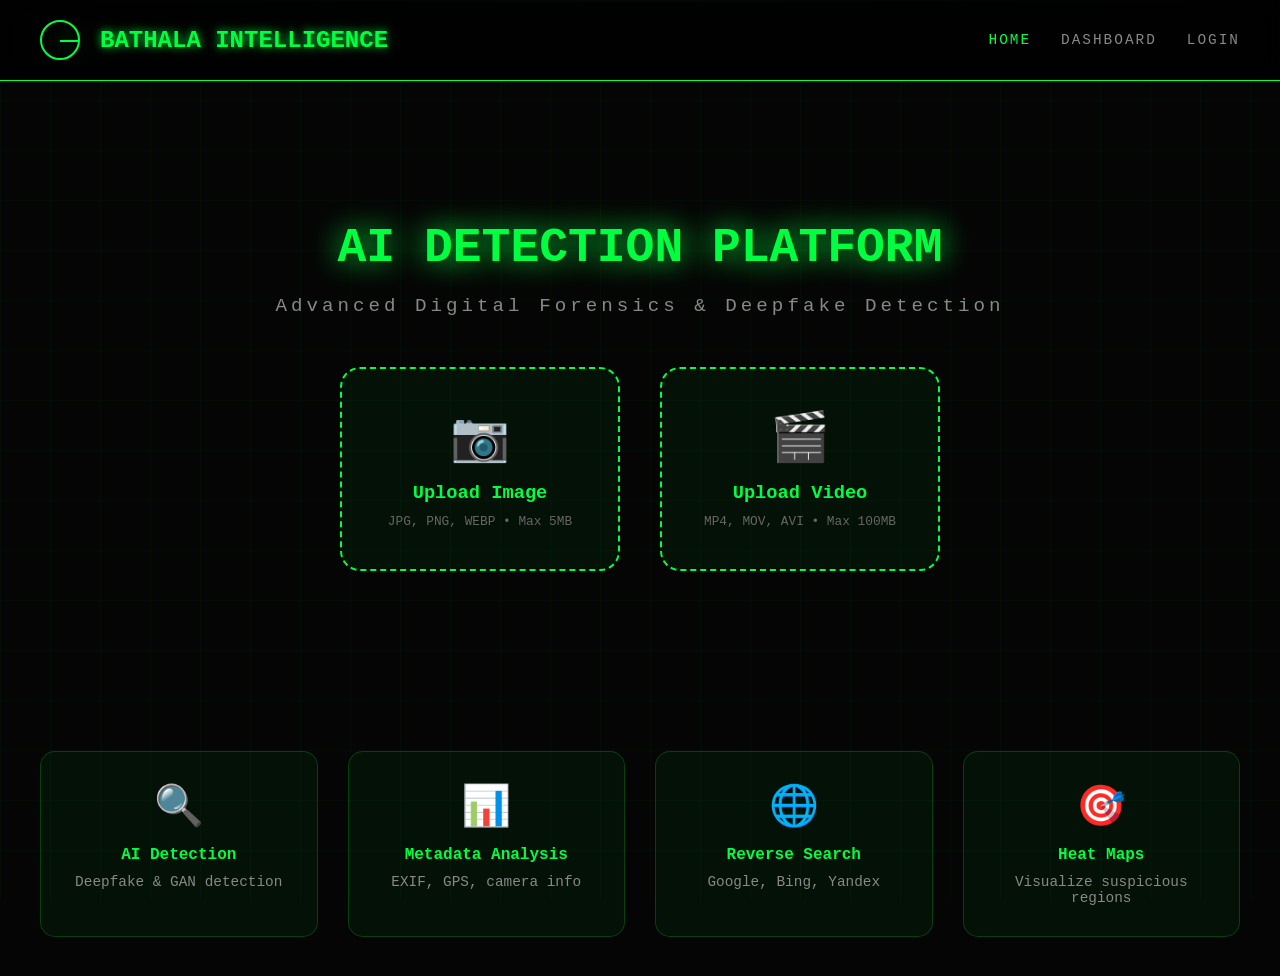
<file: index.html>
<!DOCTYPE html>
<html lang="en">
<head>
    <meta charset="UTF-8">
    <meta name="viewport" content="width=device-width, initial-scale=1.0">
    <title>Bathala Intelligence - AI Detection</title>
    <link rel="stylesheet" href="css/style.css">
</head>
<body>
    <div class="cyber-grid"></div>
    <div class="scan-line"></div>
    
    <header>
        <div class="logo-container">
            <div class="radar"></div>
            <h1 class="glitch">BATHALA INTELLIGENCE</h1>
        </div>
        <nav>
            <a href="index.html" class="active">Home</a>
            <a href="dashboard.html">Dashboard</a>
            <a href="login.html">Login</a>
        </nav>
    </header>

    <main>
        <section class="hero">
            <h2>AI DETECTION PLATFORM</h2>
            <p class="subtitle">Advanced Digital Forensics & Deepfake Detection</p>
            <div class="upload-section">
                <div class="upload-box" id="imageUpload">
                    <div class="upload-icon">📷</div>
                    <h3>Upload Image</h3>
                    <p>JPG, PNG, WEBP • Max 5MB</p>
                    <input type="file" accept=".jpg,.jpeg,.png,.webp" hidden>
                </div>
                <div class="upload-box" id="videoUpload">
                    <div class="upload-icon">🎬</div>
                    <h3>Upload Video</h3>
                    <p>MP4, MOV, AVI • Max 100MB</p>
                    <input type="file" accept=".mp4,.mov,.avi" hidden>
                </div>
            </div>
        </section>

        <section class="features">
            <div class="feature-grid">
                <div class="feature-card">
                    <div class="feature-icon">🔍</div>
                    <h4>AI Detection</h4>
                    <p>Deepfake & GAN detection</p>
                </div>
                <div class="feature-card">
                    <div class="feature-icon">📊</div>
                    <h4>Metadata Analysis</h4>
                    <p>EXIF, GPS, camera info</p>
                </div>
                <div class="feature-card">
                    <div class="feature-icon">🌐</div>
                    <h4>Reverse Search</h4>
                    <p>Google, Bing, Yandex</p>
                </div>
                <div class="feature-card">
                    <div class="feature-icon">🎯</div>
                    <h4>Heat Maps</h4>
                    <p>Visualize suspicious regions</p>
                </div>
            </div>
        </section>
    </main>
    <script src="js/dashboard.js"></script>
</body>
</html>
</file>
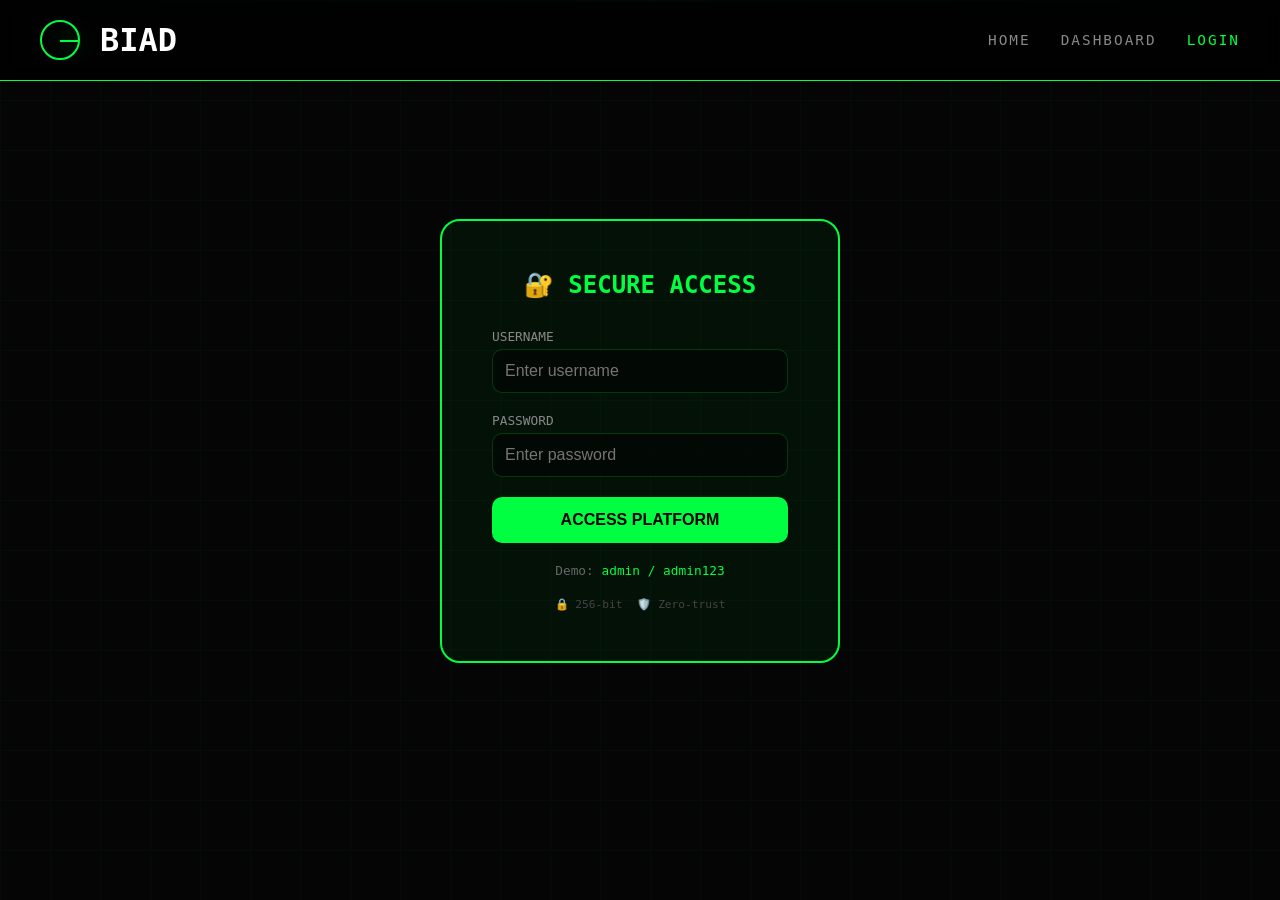
<file: login.html>
<!DOCTYPE html>
<html lang="en">
<head>
    <meta charset="UTF-8">
    <meta name="viewport" content="width=device-width, initial-scale=1.0">
    <title>BIAD - Login</title>
    <link rel="stylesheet" href="css/style.css">
    <style>
        .login-container {
            position: relative;
            z-index: 2;
            display: flex;
            justify-content: center;
            align-items: center;
            min-height: 80vh;
            padding: 20px;
        }
        .login-box {
            background: rgba(0, 255, 65, 0.05);
            border: 2px solid #00ff41;
            border-radius: 20px;
            padding: 50px;
            width: 100%;
            max-width: 400px;
        }
        .login-box h2 {
            color: #00ff41;
            font-family: 'Orbitron', monospace;
            text-align: center;
            margin-bottom: 30px;
        }
        .form-group {
            margin-bottom: 20px;
        }
        .form-group label {
            display: block;
            color: #888;
            margin-bottom: 5px;
            font-size: 0.8rem;
            text-transform: uppercase;
        }
        .form-group input {
            width: 100%;
            padding: 12px;
            background: rgba(0,0,0,0.5);
            border: 1px solid rgba(0,255,65,0.2);
            border-radius: 10px;
            color: #fff;
            font-size: 1rem;
        }
        .form-group input:focus {
            outline: none;
            border-color: #00ff41;
        }
        .login-btn {
            width: 100%;
            padding: 14px;
            background: #00ff41;
            color: #000;
            border: none;
            border-radius: 10px;
            font-weight: bold;
            font-size: 1rem;
            cursor: pointer;
            transition: 0.3s;
        }
        .login-btn:hover {
            background: #00ff88;
            box-shadow: 0 0 30px rgba(0,255,65,0.3);
        }
        .login-footer {
            text-align: center;
            margin-top: 20px;
            color: #666;
            font-size: 0.8rem;
        }
        .login-footer a {
            color: #00ff41;
            text-decoration: none;
        }
        .badge {
            display: flex;
            justify-content: center;
            gap: 15px;
            margin-top: 20px;
            color: #444;
            font-size: 0.7rem;
        }
    </style>
</head>
<body>
    <div class="cyber-grid"></div>
    <div class="scan-line"></div>
    
    <header>
        <div class="logo-container">
            <div class="radar"></div>
            <h1>BIAD</h1>
        </div>
        <nav>
            <a href="index.html">Home</a>
            <a href="dashboard.html">Dashboard</a>
            <a href="login.html" class="active">Login</a>
        </nav>
    </header>

    <div class="login-container">
        <div class="login-box">
            <h2>🔐 SECURE ACCESS</h2>
            <form id="loginForm">
                <div class="form-group">
                    <label>Username</label>
                    <input type="text" placeholder="Enter username" required>
                </div>
                <div class="form-group">
                    <label>Password</label>
                    <input type="password" placeholder="Enter password" required>
                </div>
                <button type="submit" class="login-btn">ACCESS PLATFORM</button>
            </form>
            <div class="login-footer">
                <p>Demo: <span style="color:#00ff41;">admin / admin123</span></p>
            </div>
            <div class="badge">
                <span>🔒 256-bit</span>
                <span>🛡️ Zero-trust</span>
            </div>
        </div>
    </div>

    <script>
        document.getElementById('loginForm').addEventListener('submit', function(e) {
            e.preventDefault();
            window.location.href = 'dashboard.html';
        });
    </script>
</body>
</html>
</file>
<file: css/style.css>
* {
    margin: 0;
    padding: 0;
    box-sizing: border-box;
}

@import url('https://fonts.googleapis.com/css2?family=Orbitron:wght@400;700;900&family=Share+Tech+Mono&display=swap');

:root {
    --primary: #00ff41;
    --secondary: #ff0040;
    --dark: #050505;
}

body {
    background: var(--dark);
    color: #fff;
    font-family: 'Share Tech Mono', monospace;
    min-height: 100vh;
    overflow-x: hidden;
}

.cyber-grid {
    position: fixed;
    top: 0;
    left: 0;
    width: 100%;
    height: 100%;
    background-image: 
        linear-gradient(rgba(0,255,65,0.03) 1px, transparent 1px),
        linear-gradient(90deg, rgba(0,255,65,0.03) 1px, transparent 1px);
    background-size: 50px 50px;
    z-index: 0;
    pointer-events: none;
}

.scan-line {
    position: fixed;
    top: 0;
    left: 0;
    width: 100%;
    height: 2px;
    background: linear-gradient(90deg, transparent, var(--primary), transparent);
    animation: scan 4s linear infinite;
    z-index: 1;
    opacity: 0.3;
}

@keyframes scan {
    0% { top: 0; opacity: 0; }
    10% { opacity: 0.3; }
    90% { opacity: 0.3; }
    100% { top: 100%; opacity: 0; }
}

header {
    position: relative;
    z-index: 2;
    display: flex;
    justify-content: space-between;
    align-items: center;
    padding: 20px 40px;
    border-bottom: 1px solid var(--primary);
    background: rgba(0,0,0,0.8);
    backdrop-filter: blur(10px);
    flex-wrap: wrap;
    gap: 15px;
}

.logo-container {
    display: flex;
    align-items: center;
    gap: 20px;
}

.radar {
    width: 40px;
    height: 40px;
    border: 2px solid var(--primary);
    border-radius: 50%;
    position: relative;
    animation: radarSpin 4s linear infinite;
}

.radar::after {
    content: '';
    position: absolute;
    top: 50%;
    left: 50%;
    width: 50%;
    height: 2px;
    background: var(--primary);
    transform-origin: left center;
    animation: radarSweep 2s linear infinite;
    box-shadow: 0 0 20px var(--primary);
}

@keyframes radarSpin {
    0% { transform: rotate(0deg); }
    100% { transform: rotate(360deg); }
}

@keyframes radarSweep {
    0% { transform: rotate(0deg); }
    100% { transform: rotate(360deg); }
}

.glitch {
    font-family: 'Orbitron', monospace;
    font-weight: 900;
    font-size: 1.5rem;
    color: var(--primary);
    text-shadow: 0 0 10px var(--primary);
}

nav {
    display: flex;
    gap: 30px;
    flex-wrap: wrap;
}

nav a {
    color: #888;
    text-decoration: none;
    font-size: 0.9rem;
    text-transform: uppercase;
    letter-spacing: 2px;
    transition: 0.3s;
}

nav a:hover, nav a.active {
    color: var(--primary);
}

.hero {
    position: relative;
    z-index: 2;
    padding: 60px 20px;
    text-align: center;
    min-height: 70vh;
    display: flex;
    flex-direction: column;
    justify-content: center;
    align-items: center;
}

.hero h2 {
    font-family: 'Orbitron', monospace;
    font-size: 3rem;
    color: var(--primary);
    text-shadow: 0 0 30px var(--primary);
    margin-bottom: 20px;
}

.subtitle {
    font-size: 1.2rem;
    color: #888;
    margin-bottom: 50px;
    letter-spacing: 4px;
}

.upload-section {
    display: flex;
    gap: 40px;
    justify-content: center;
    flex-wrap: wrap;
}

.upload-box {
    background: rgba(0,255,65,0.05);
    border: 2px dashed var(--primary);
    border-radius: 20px;
    padding: 40px;
    width: 280px;
    cursor: pointer;
    transition: 0.3s;
}

.upload-box:hover {
    background: rgba(0,255,65,0.1);
    transform: translateY(-10px);
    box-shadow: 0 10px 40px rgba(0,255,65,0.2);
}

.upload-icon {
    font-size: 3rem;
    margin-bottom: 15px;
}

.upload-box h3 {
    color: var(--primary);
    margin-bottom: 10px;
    font-family: 'Orbitron', monospace;
}

.upload-box p {
    color: #666;
    font-size: 0.8rem;
}

.features {
    position: relative;
    z-index: 2;
    padding: 40px 20px;
}

.feature-grid {
    display: grid;
    grid-template-columns: repeat(auto-fit, minmax(200px, 1fr));
    gap: 30px;
    max-width: 1200px;
    margin: 0 auto;
}

.feature-card {
    background: rgba(0,255,65,0.05);
    border: 1px solid rgba(0,255,65,0.2);
    border-radius: 15px;
    padding: 30px;
    text-align: center;
    transition: 0.3s;
}

.feature-card:hover {
    background: rgba(0,255,65,0.1);
    transform: translateY(-5px);
}

.feature-icon {
    font-size: 2.5rem;
    margin-bottom: 15px;
}

.feature-card h4 {
    color: var(--primary);
    margin-bottom: 10px;
    font-family: 'Orbitron', monospace;
}

.feature-card p {
    color: #888;
    font-size: 0.9rem;
}

.dashboard {
    position: relative;
    z-index: 2;
    padding: 20px;
}

.status-bar {
    display: grid;
    grid-template-columns: repeat(auto-fit, minmax(150px, 1fr));
    gap: 20px;
    margin-bottom: 30px;
    background: rgba(0,255,65,0.03);
    border: 1px solid rgba(0,255,65,0.1);
    border-radius: 15px;
    padding: 20px;
}

.status-item .label {
    color: #666;
    font-size: 0.7rem;
    text-transform: uppercase;
    letter-spacing: 2px;
}

.status-item .value {
    font-family: 'Orbitron', monospace;
    font-size: 1.5rem;
    color: var(--primary);
}

.status-item .value.online {
    animation: blink 1s infinite;
}

@keyframes blink {
    0%, 100% { opacity: 1; }
    50% { opacity: 0; }
}

.dashboard-grid {
    display: grid;
    grid-template-columns: 1fr 1fr;
    gap: 20px;
}

.panel {
    background: rgba(0,255,65,0.03);
    border: 1px solid rgba(0,255,65,0.1);
    border-radius: 15px;
    padding: 20px;
}

.panel-header {
    display: flex;
    justify-content: space-between;
    align-items: center;
    margin-bottom: 20px;
    border-bottom: 1px solid rgba(0,255,65,0.1);
    padding-bottom: 10px;
}

.panel-header h3 {
    color: var(--primary);
    font-family: 'Orbitron', monospace;
    font-size: 0.8rem;
    letter-spacing: 2px;
}

.scanning-indicator {
    width: 20px;
    height: 20px;
    border: 2px solid var(--primary);
    border-radius: 50%;
    animation: radarSpin 2s linear infinite;
}

.confidence-meter {
    margin: 15px 0;
}

.meter-bar {
    height: 20px;
    background: linear-gradient(90deg, var(--primary), #00ff88);
    border-radius: 10px;
    transition: width 1s ease;
}

.meter-bar.ai {
    background: linear-gradient(90deg, var(--secondary), #ff0040);
}

.meter-label {
    display: block;
    text-align: right;
    color: #888;
    font-size: 0.8rem;
    margin-top: 5px;
}

.heatmap-container {
    margin-top: 20px;
    width: 100%;
    height: 200px;
    background: rgba(0,0,0,0.5);
    border-radius: 10px;
    overflow: hidden;
}

#heatmap {
    width: 100%;
    height: 100%;
}

.metadata-grid {
    display: grid;
    grid-template-columns: 1fr 1fr;
    gap: 10px;
}

.metadata-item {
    background: rgba(0,0,0,0.3);
    padding: 10px;
    border-radius: 8px;
    border-left: 3px solid var(--primary);
}

.meta-key {
    display: block;
    color: #666;
    font-size: 0.6rem;
    text-transform: uppercase;
    letter-spacing: 1px;
}

.meta-value {
    display: block;
    color: #fff;
    font-size: 0.8rem;
    margin-top: 3px;
}

.forensic-list {
    display: flex;
    flex-direction: column;
    gap: 8px;
}

.forensic-item {
    display: flex;
    justify-content: space-between;
    padding: 10px;
    background: rgba(0,0,0,0.3);
    border-radius: 8px;
    border-left: 3px solid #666;
}

.forensic-item .status.complete {
    color: var(--primary);
}

.forensic-item .status.pending {
    color: var(--secondary);
}

.search-buttons {
    display: grid;
    grid-template-columns: 1fr 1fr;
    gap: 10px;
    margin-bottom: 15px;
}

.search-btn {
    padding: 10px;
    border: 1px solid rgba(0,255,65,0.2);
    background: rgba(0,0,0,0.5);
    color: #fff;
    cursor: pointer;
    transition: 0.3s;
    font-family: 'Share Tech Mono', monospace;
    border-radius: 8px;
}

.search-btn:hover {
    background: var(--primary);
    color: #000;
}

.search-btn.google { border-color: #4285f4; }
.search-btn.bing { border-color: #00b4cc; }
.search-btn.yandex { border-color: #ff0000; }
.search-btn.tineye { border-color: #8b008b; }

@media (max-width: 1024px) {
    .dashboard-grid {
        grid-template-columns: 1fr;
    }
}

@media (max-width: 768px) {
    header {
        flex-direction: column;
        padding: 15px 20px;
    }
    
    .hero h2 {
        font-size: 2rem;
    }
    
    .upload-section {
        flex-direction: column;
        align-items: center;
    }
    
    .metadata-grid {
        grid-template-columns: 1fr;
    }
    
    .search-buttons {
        grid-template-columns: 1fr;
    }
}
</file>
